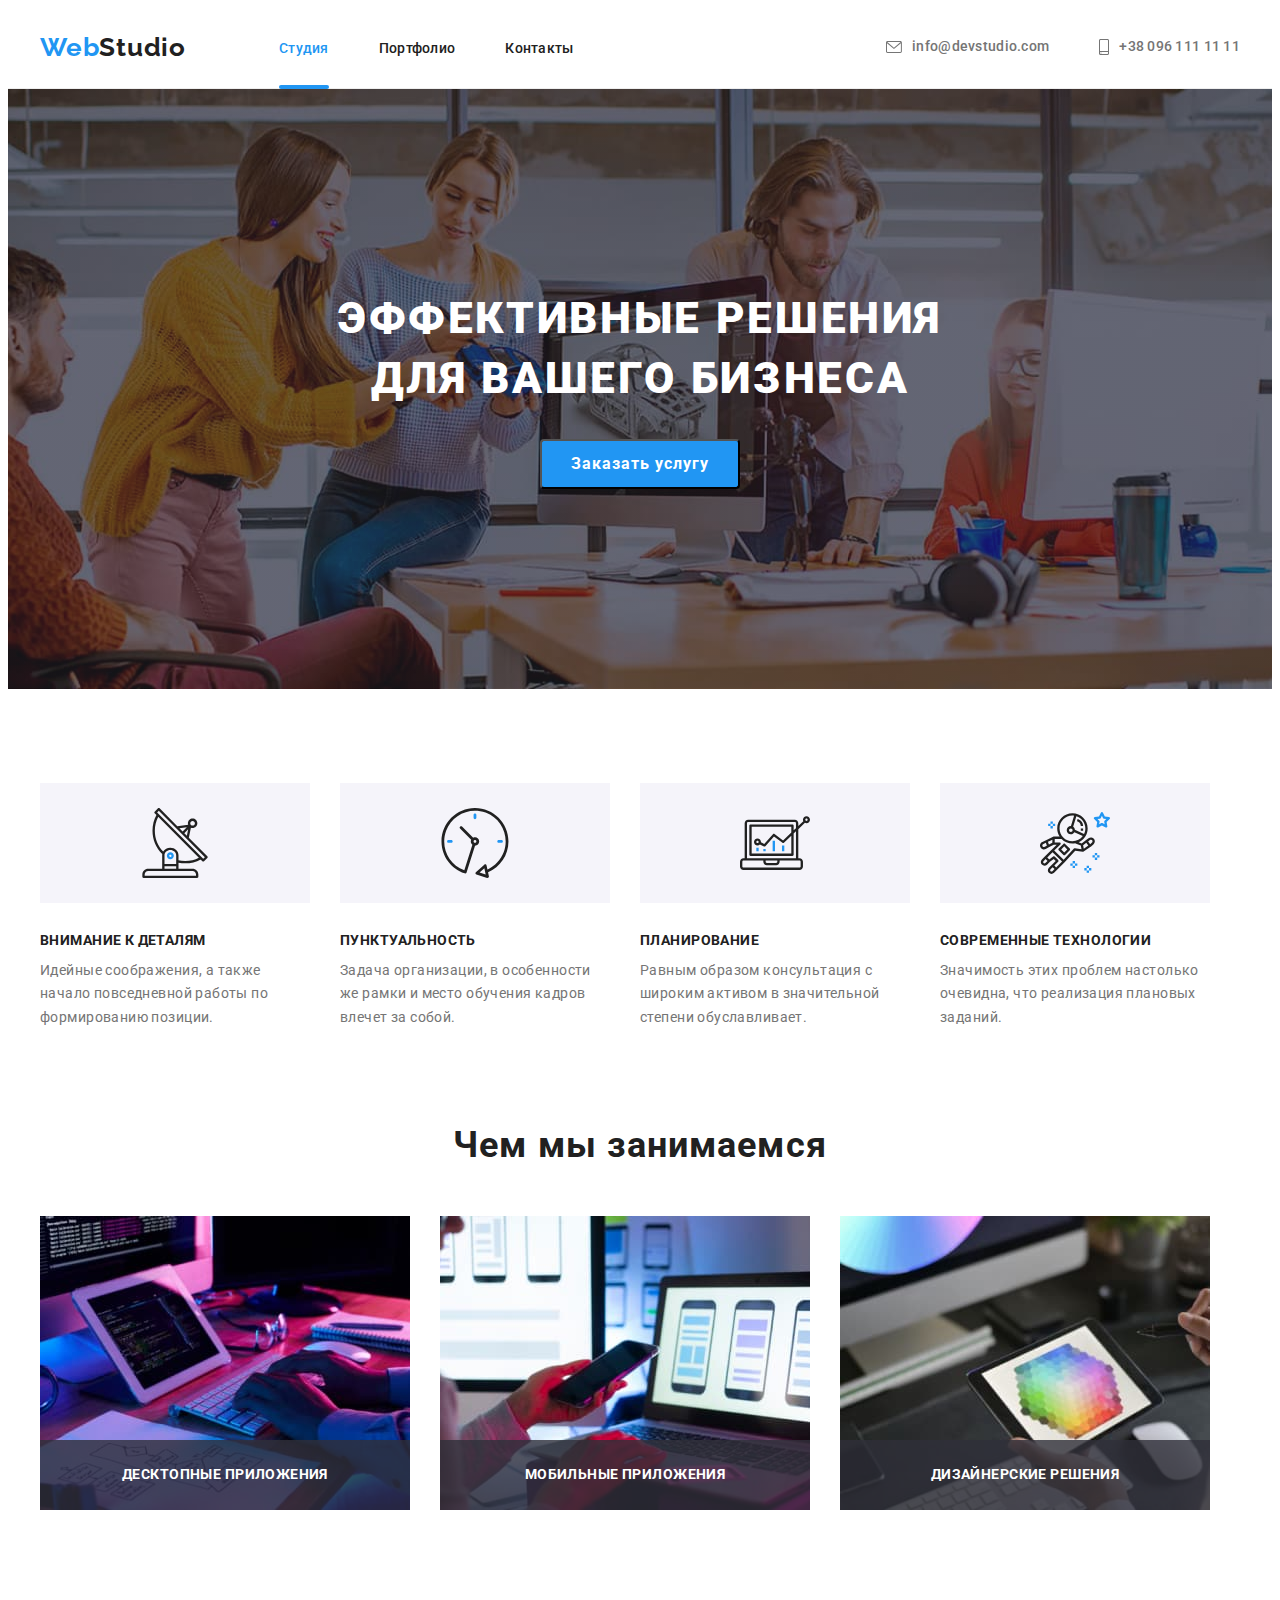
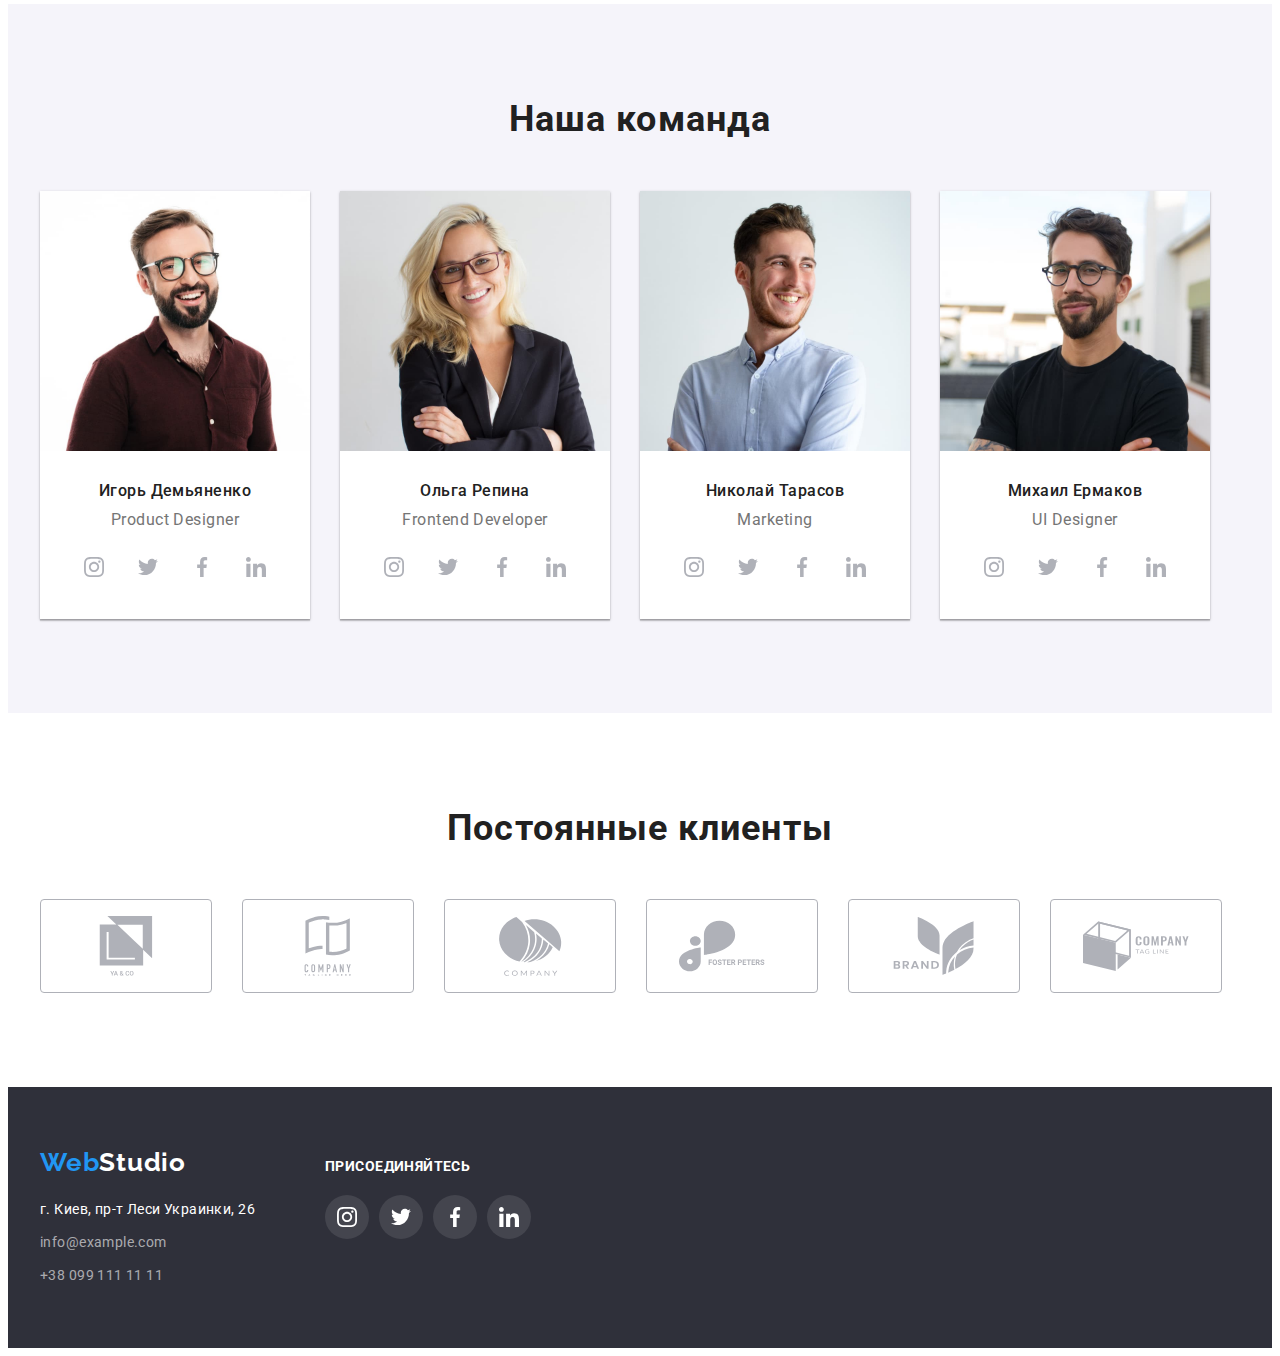
<file: index.html>
<!DOCTYPE html>
<html lang="ru">
<head>
    <meta charset="UTF-8">
    <meta http-equiv="X-UA-Compatible" content="IE=edge">
    <meta name="viewport" content="width=device-width, initial-scale=1.0">
    <title>Document</title>
    <link href="https://fonts.googleapis.com/css2?family=Raleway:wght@700&family=Roboto:wght@400;500;700;900&display=swap"
         rel="stylesheet">
    <link rel="stylesheet" href="https://cdnjs.cloudflare.com/ajax/libs/modern-normalize/1.1.0/modern-normalize.min.css" integrity="sha512-wpPYUAdjBVSE4KJnH1VR1HeZfpl1ub8YT/NKx4PuQ5NmX2tKuGu6U/JRp5y+Y8XG2tV+wKQpNHVUX03MfMFn9Q==" crossorigin="anonymous" referrerpolicy="no-referrer" />
    <link rel="stylesheet" href="./css/styles.css" />  
</head>
 
<body class="start-page"> 
    <header class="header">
        <div class="container">
            <a href="" class="header-logo link">Web<span class="header-logo-black link">Studio</span></a> 
        <ul class="header-list list ">
            <li class="header-item"><a href="" class="header-link head-text current link">Студия</a></li>
            <li class="header-item"><a href="./portfolio.html" class="header-link head-text link">Портфолио</a></li>
            <li class="header-item"><a href="" class="header-link head-text link">Контакты</a></li>
        </ul>
    
        <div class="header-nav">
        <nav class="header-navigation">
            
            <ul class="header-address list">
                <li class="header-contacts"><a href="mailto:info@devstudio.com" class="header-mail-link head-text link">
                    <svg class="header-mail-icon" width="16" height="12">
                        <use href="./images/symbol-defs.svg#icon-envelope"></use>
                    </svg>info@devstudio.com
                </a>
                </li>
                <li class="header-contacts"><a href="tel:+380961111111" class="header-tel-link head-text link">
                    <svg class="header-tel-icon" width="10" height="16">
                        <use href="./images/symbol-defs.svg#icon-smartphone"></use>
                    </svg>+38 096 111 11 11
                </a>
            </li>
            </ul>
        </nav>
        </div>
        </div>
    </header>

    <main>
        <section class="hero">
            <div class="container">
            <h1 class="hero-title">
                ЭФФЕКТИВНЫЕ РЕШЕНИЯ <br /> 
                ДЛЯ ВАШЕГО БИЗНЕСА
            </h1>
                <button type="button" class="hero-btn" data-modal-open>Заказать услугу</button>
            </div>
        </section>
        
        <section class="features">
            <div class="container">
            <ul class="features-list list">
        <li class="features-item">
            <div class="features-icon">
                <svg class="features-icon-image" width="70" height="70">
                    <use href="./images/symbol-defs.svg#icon-antenna"></use>
                </svg>
            </div>
            <h3 class="features-top-text">Внимание к деталям</h3>
        <p class="features-text secondary-text">Идейные соображения, а также начало повседневной работы по формированию позиции.</p>
        </li>
        <li class="features-item">
            <div class="features-icon">
                <svg class="features-icon-image" width="70" height="70">
                    <use href="./images/symbol-defs.svg#icon-clock"></use>
                </svg>
            </div>
            <h3 class="features-top-text">Пунктуальность</h3>
        <p class="features-text secondary-text">Задача организации, в особенности же рамки и место обучения кадров влечет за собой.</p>
        </li>
        <li class="features-item">
            <div class="features-icon">
                <svg class="features-icon-image" width="70" height="70">
                    <use href="./images/symbol-defs.svg#icon-diagram"></use>
                </svg>
            </div>
            <h3 class="features-top-text">Планирование</h3>
        <p class="features-text secondary-text">Равным образом консультация с широким активом в значительной степени обуславливает.</p>
        </li>
        <li class="features-item">
            <div class="features-icon">
                <svg class="features-icon-image" width="70" height="70">
                    <use href="./images/symbol-defs.svg#icon-astronaut"></use>
                </svg>
            </div>
            <h3 class="features-top-text">Современные технологии</h3>
        <p class="features-text secondary-text">Значимость этих проблем настолько очевидна, что реализация плановых заданий.</p>
        </li>
            </ul>
        </div>
        </section>

        <section class="work">
            <div class="container">
            <h2 class="work-title">Чем мы занимаемся</h2>
            
            <ul class="work-pictures list">
                <li class="work-image">
                    <div class="work-box">
                    <img src="./images/photo_hands_1.jpg" alt="руки на клавиатуре"
                     width="370" height="294">
                    <p class="work-text">ДЕСКТОПНЫЕ ПРИЛОЖЕНИЯ</p>
                    </div>
                    </li>
                <li class="work-image">
                    <div class="work-box">
                    <img src="./images/photo_hands_2.jpg" alt="в руке телефон"
                    width="370" height="294">
                <p class="work-text">МОБИЛЬНЫЕ ПРИЛОЖЕНИЯ</p>
                    </div>
                </li>
                <li class="work-image">
                    <div class="work-box">
                    <img src="./images/photo_hands_3.jpg" alt="в руке планшет"
                    width="370" height="294">
                <p class="work-text">ДИЗАЙНЕРСКИЕ РЕШЕНИЯ</p>
                    </div>
                </li>
            </ul>
        </div>
        </section>

        <section class="team">
            <div class="container">
            <h2 class="team-title">Наша команда</h2>
            <ul class="team-pictures list">
                <li class="team-image">
                    <img src="./images/ihor.jpg" alt="фото сотрудника" width="270" height="260" class="team-img">
                <div class="team-box">
                    <h3 class="team-name">Игорь Демьяненко</h3>
                    <p lang="en" class="team-text">Product Designer</p>
                    <ul class="team-social-list list">
                        <li class="team-social-item"><a href="" class="team-social-link">
                            <svg class="team-social-icon" width="20" height="20">
                                <use href="./images/symbol-defs.svg#icon-instagram"></use>
                            </svg>
                        </a>
                    </li>
                        <li class="team-social-item"><a href="" class="team-social-link">
                            <svg class="team-social-icon" width="20" height="20">
                                <use href="./images/symbol-defs.svg#icon-twitter"></use>
                            </svg>
                        </a>
                    </li>
                        <li class="team-social-item"><a href="" class="team-social-link">
                            <svg class="team-social-icon" width="20" height="20">
                                <use href="./images/symbol-defs.svg#icon-facebook"></use>
                            </svg>
                        </a>
                    </li>
                        <li class="team-social-item"><a href="" class="team-social-link">
                            <svg class="team-social-icon" width="20" height="20">
                                <use href="./images/symbol-defs.svg#icon-linkedin"></use>
                            </svg>
                        </a>
                    </li>
                    </ul>
                </div>
                </li>
                <li class="team-image">
                    <img src="./images/olga.jpg" alt="фото сотрудника" width="270" height="260" class="team-img">
                <div class="team-box">
                    <h3 class="team-name">Ольга Репина</h3>
                    <p lang="en" class="team-text">Frontend Developer</p>
                    <ul class="team-social-list list">
                        <li class="team-social-item"><a href="" class="team-social-link">
                            <svg class="team-social-icon" width="20" height="20">
                                <use href="./images/symbol-defs.svg#icon-instagram"></use>
                            </svg>
                        </a>
                    </li>
                        <li class="team-social-item"><a href="" class="team-social-link">
                            <svg class="team-social-icon" width="20" height="20">
                                <use href="./images/symbol-defs.svg#icon-twitter"></use>
                            </svg>
                        </a>
                    </li>
                        <li class="team-social-item"><a href="" class="team-social-link">
                            <svg class="team-social-icon" width="20" height="20">
                                <use href="./images/symbol-defs.svg#icon-facebook"></use>
                            </svg>
                        </a>
                    </li>
                        <li class="team-social-item"><a href="" class="team-social-link">
                            <svg class="team-social-icon" width="20" height="20">
                                <use href="./images/symbol-defs.svg#icon-linkedin"></use>
                            </svg>
                        </a>
                    </li>
                    </ul>
                </div>
                </li>
                <li class="team-image">
                    <img src="./images/nikolay.jpg" alt="фото сотрудника" width="270" height="260" class="team-img">
                <div class="team-box">
                    <h3 class="team-name">Николай Тарасов</h3>
                    <p lang="en" class="team-text">Marketing</p>
                    <ul class="team-social-list list">
                        <li class="team-social-item"><a href="" class="team-social-link">
                            <svg class="team-social-icon" width="20" height="20">
                                <use href="./images/symbol-defs.svg#icon-instagram"></use>
                            </svg>
                        </a>
                    </li>
                        <li class="team-social-item"><a href="" class="team-social-link">
                            <svg class="team-social-icon" width="20" height="20">
                                <use href="./images/symbol-defs.svg#icon-twitter"></use>
                            </svg>
                        </a>
                    </li>
                        <li class="team-social-item"><a href="" class="team-social-link">
                            <svg class="team-social-icon" width="20" height="20">
                                <use href="./images/symbol-defs.svg#icon-facebook"></use>
                            </svg>
                        </a>
                    </li>
                        <li class="team-social-item"><a href="" class="team-social-link">
                            <svg class="team-social-icon" width="20" height="20">
                                <use href="./images/symbol-defs.svg#icon-linkedin"></use>
                            </svg>
                        </a>
                    </li>
                    </ul>
                </div>
                </li>
                <li class="team-image">
                    <img src="./images/michael.jpg" alt="фото сотрудника" width="270" height="260" class="team-img">
                <div class="team-box">
                    <h3 class="team-name">Михаил Ермаков</h3>
                    <p lang="en" class="team-text">UI Designer</p>
                    <ul class="team-social-list list">
                        <li class="team-social-item"><a href="" class="team-social-link">
                            <svg class="team-social-icon" width="20" height="20">
                                <use href="./images/symbol-defs.svg#icon-instagram"></use>
                            </svg>
                        </a>
                    </li>
                        <li class="team-social-item"><a href="" class="team-social-link">
                            <svg class="team-social-icon" width="20" height="20">
                                <use href="./images/symbol-defs.svg#icon-twitter"></use>
                            </svg>
                        </a>
                    </li>
                        <li class="team-social-item"><a href="" class="team-social-link">
                            <svg class="team-social-icon" width="20" height="20">
                                <use href="./images/symbol-defs.svg#icon-facebook"></use>
                            </svg>
                        </a>
                    </li>
                        <li class="team-social-item"><a href="" class="team-social-link">
                            <svg class="team-social-icon" width="20" height="20">
                                <use href="./images/symbol-defs.svg#icon-linkedin"></use>
                            </svg>
                        </a>
                    </li>
                    </ul>
                </div>
                </li>
            </ul>
        </div>
        </section>

        <section class="clients">
            <div class="container">
            <h2 class="clients-title">Постоянные клиенты</h2>
            <ul class="clients-list list">
                <li class="clients-item"><a href="" class="clients-link">
                    <svg class="clients-link-icon" width="106" height="60">
                        <use href="./images/symbol-defs.svg#icon-Logo-1"></use>
                    </svg>
                </a>
            </li>
                <li class="clients-item"><a href="" class="clients-link">
                    <svg class="clients-link-icon" width="106" height="60">
                        <use href="./images/symbol-defs.svg#icon-Logo-2"></use>
                    </svg>
                </a>
            </li>
                <li class="clients-item"><a href="" class="clients-link">
                    <svg class="clients-link-icon" width="106" height="60">
                        <use href="./images/symbol-defs.svg#icon-Logo-3"></use>
                    </svg>
                </a>
            </li>
                <li class="clients-item"><a href="" class="clients-link">
                    <svg class="clients-link-icon" width="106" height="60">
                        <use href="./images/symbol-defs.svg#icon-Logo-4"></use>
                    </svg>
                </a>
            </li>
                <li class="clients-item"><a href="" class="clients-link">
                    <svg class="clients-link-icon" width="106" height="60">
                        <use href="./images/symbol-defs.svg#icon-Logo-5"></use>
                    </svg>
                </a>
            </li>
                <li class="clients-item"><a href="" class="clients-link">
                    <svg class="clients-link-icon" width="106" height="60">
                        <use href="./images/symbol-defs.svg#icon-Logo-6"></use>
                    </svg>
                </a>
            </li>
            </ul>
            </section>
    </main>

    <footer class="footer">
<div class="container">
    <div class="footer-address">
        <a href="" class="footer-logo link">Web<span class="footer-logo-white link">Studio</span></a> 
        <address class="address">
            <ul class="address-list list">
                <li class="address-item"><a href="" class="footer-address-street secondary-text link">г. Киев, пр-т Леси Украинки, 26</a></li>
                <li class="address-item"><a href="mailto:info@example.com" class="footer-mail-link secondary-text link">info@example.com</a></li>
                <li class="address-item"><a href="tel:+380991111111" class="footer-tel-link secondary-text link">+38 099 111 11 11</a></li>
            </ul>
        </address>
    </div>
        <div class="footer-social">
            <h3 class="footer-social-title">ПРИСОЕДИНЯЙТЕСЬ</h3>
            <ul class="footer-social-list list">
                <li class="footer-social-item"><a href="" class="footer-social-link link">
                    <svg class="footer-social-icon" width="20" height="20">
                        <use href="./images/symbol-defs.svg#icon-instagram"></use>
                    </svg>
                </a>
            </li>
                <li class="footer-social-item"><a href="" class="footer-social-link link">
                    <svg class="footer-social-icon" width="20" height="20">
                        <use href="./images/symbol-defs.svg#icon-twitter"></use>
                    </svg>
                </a>
            </li>
                <li class="footer-social-item"><a href="" class="footer-social-link link">
                    <svg class="footer-social-icon" width="20" height="20">
                        <use href="./images/symbol-defs.svg#icon-facebook"></use>
                    </svg>
                </a>
            </li>
                <li class="footer-social-item"><a href="" class="footer-social-link link">
                    <svg class="footer-social-icon" width="20" height="20">
                        <use href="./images/symbol-defs.svg#icon-linkedin"></use>
                    </svg>
                </a>
            </li>
            </ul>
        </div>
    </div>
    </footer>
    <div class="backdrop is-hidden" data-modal>
      <div class="modal">
        <button type="button" class="modal-btn" data-modal-close>
            <svg class="modal-icon" width="30" height="30">
                <use href="./images/symbol-defs.svg#icon-close"></use>
            </svg>
        </button>  
      </div>  
    </div>
    <script src="./js/modal.js"></script>
</body>
</html>
</file>
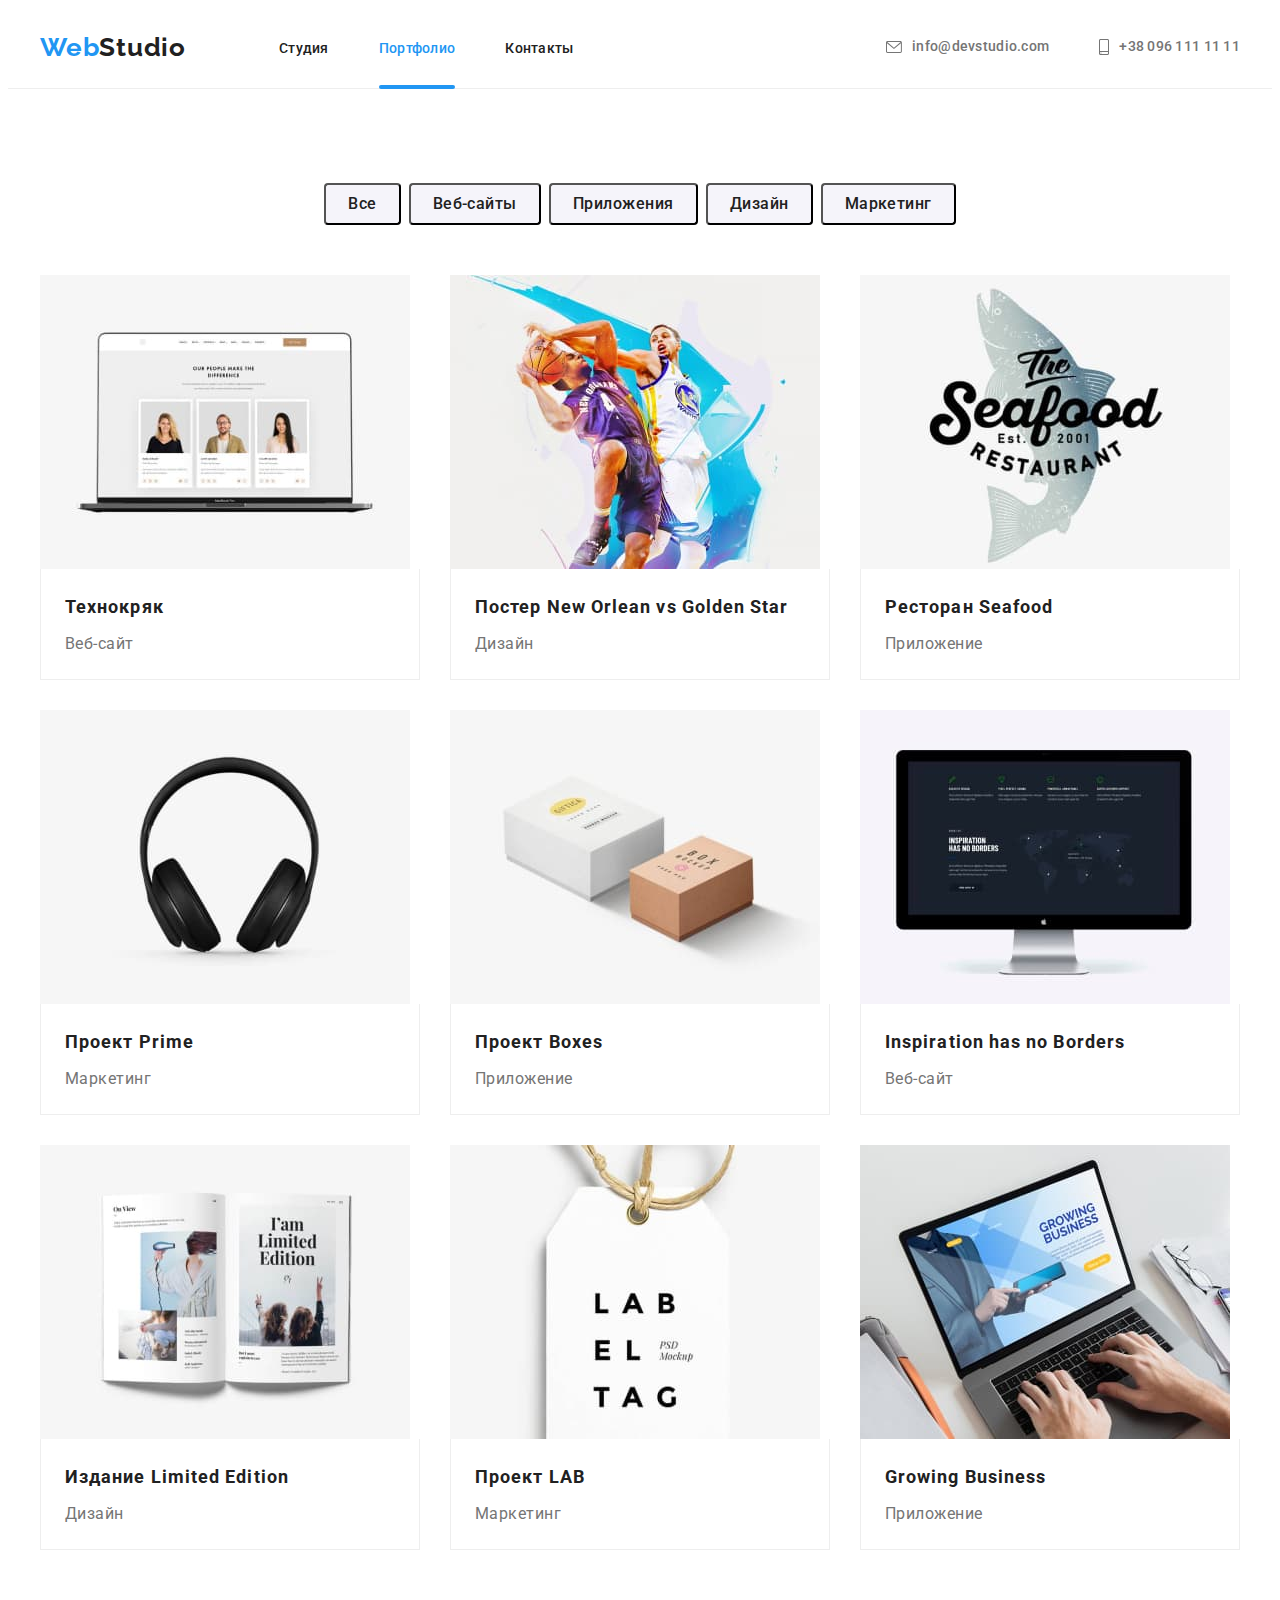
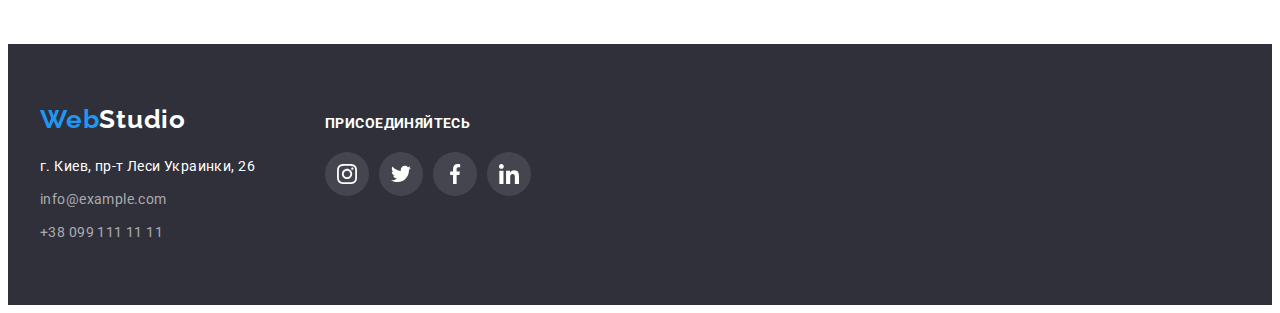
<file: portfolio.html>
<!DOCTYPE html>
<html lang="ru">
<head>
    <meta charset="UTF-8">
    <meta http-equiv="X-UA-Compatible" content="IE=edge">
    <meta name="viewport" content="width=device-width, initial-scale=1.0">
    <title>Document</title>
    <link href="https://fonts.googleapis.com/css2?family=Raleway:wght@700&family=Roboto:wght@400;500;700;900&display=swap"
         rel="stylesheet">
    <link rel="stylesheet" href="https://cdnjs.cloudflare.com/ajax/libs/modern-normalize/1.1.0/modern-normalize.min.css" integrity="sha512-wpPYUAdjBVSE4KJnH1VR1HeZfpl1ub8YT/NKx4PuQ5NmX2tKuGu6U/JRp5y+Y8XG2tV+wKQpNHVUX03MfMFn9Q==" crossorigin="anonymous" referrerpolicy="no-referrer" />
    <link rel="stylesheet" href="./css/styles.css" />
</head>

<body class="portfolio-page">

    <header class="portfolio">
        <div class="container">
            <a href="" class="portfolio-logo link">Web<span class="portfolio-logo-black link">Studio</span></a>

        <ul class="portfolio-list list">
            <li class="portfolio-item"><a href="./index.html" class="portfolio-link head-text link">Студия</a></li>
            <li class="portfolio-item"><a href="" class="portfolio-link head-text current link">Портфолио</a></li>
            <li class="portfolio-item"><a href="" class="portfolio-link head-text link">Контакты</a></li>
        </ul>

        <div class="portfolio-nav">
        <nav class="portfolio-navigation">
            <ul class="portfolio-address list">
                <li class="portfolio-item-contacts"><a href="mailto:info@devstudio.com" class="portfolio-mail-link head-text link">
                    <svg class="header-mail-icon" width="16" height="12">
                        <use href="./images/symbol-defs.svg#icon-envelope"></use>
                    </svg>info@devstudio.com
                </a>
                </li>
                <li class="portfolio-item-contacts"><a href="tel:+380961111111" class="portfolio-tel-link head-text link">
                    <svg class="header-tel-icon" width="10" height="16">
                        <use href="./images/symbol-defs.svg#icon-smartphone"></use>
                    </svg>+38 096 111 11 11
                </a>
            </li>
            </ul>
            </nav>
        </div>
        </div>
    </header>
    <main>

<section class="filter">

<div class="container">
<h1 class="visually-hidden">Портфолио</h1>
    <ul class="filter-list list"> 
        <li class="filter-item"><button type="button" class="filter-btn">Все</button></li>
        <li class="filter-item"><button type="button" class="filter-btn">Веб-сайты</button></li>
        <li class="filter-item"><button type="button" class="filter-btn">Приложения</button></li>
        <li class="filter-item"><button type="button" class="filter-btn">Дизайн</button></li>
        <li class="filter-item"><button type="button" class="filter-btn">Маркетинг</button></li>
    </ul>
    
    <ul class="filter-list-project list">
        <li class="filter-list-item"><a href="" class="filter-project link">
            <div class="filter-wrap">
            <img src="./images/pf_project_1.jpg" alt="Проэкт 1" width="370" height="294"
            class="filter-img">
            <p class="filter-top-text">
            Ресурс предлагает комплексные предложения с разным уровнем функционала и сервисов. Все это позволит посетителю получить исчерпывающие сведения о компании или частном лице.
            </p>
        </div>
            <div class="filter-box">
        <h2 class="filter-name">Технокряк</h2>
        <p class="filter-text">Веб-сайт</p>
    </div>
        </a>
    </li>
        <li class="filter-list-item"><a href="" class="filter-project link">
            <div class="filter-wrap">
            <img src="./images/pf_project_2.jpg" alt="Проэкт 2" width="370" height="294"
            class="filter-img">
            <p class="filter-top-text">
                Ресурс предлагает комплексные предложения с разным уровнем функционала и сервисов. Все это позволит посетителю получить исчерпывающие сведения о компании или частном лице.
                </p>
            </div>
            <div class="filter-box">
            <h2 class="filter-name">Постер New Orlean vs Golden Star</h2>
            <p class="filter-text">Дизайн</p>
        </div>
        </a>
    </li>
        <li class="filter-list-item"><a href="" class="filter-project link">
            <div class="filter-wrap">
            <img src="./images/pf_project_3.jpg" alt="Проэкт 3" width="370" height="294"
            class="filter-img">
            <p class="filter-top-text">
                Ресурс предлагает комплексные предложения с разным уровнем функционала и сервисов. Все это позволит посетителю получить исчерпывающие сведения о компании или частном лице.
                </p>
            </div>
            <div class="filter-box">
            <h2 class="filter-name">Ресторан Seafood</h2>
            <p class="filter-text">Приложение</p>
        </div>
        </a>
    </li>
        <li class="filter-list-item"><a href="" class="filter-project link">
            <div class="filter-wrap">
            <img src="./images/pf_project_4.jpg" alt="Проэкт 4" width="370" height="294" 
            class="filter-img">
            <p class="filter-top-text">
                Ресурс предлагает комплексные предложения с разным уровнем функционала и сервисов. Все это позволит посетителю получить исчерпывающие сведения о компании или частном лице.
                </p>
            </div>
            <div class="filter-box">
            <h2 class="filter-name">Проект Prime</h2>
            <p class="filter-text">Маркетинг</p>
        </div>
        </a>
    </li>
        <li class="filter-list-item"><a href="" class="filter-project link">
            <div class="filter-wrap">
            <img src="./images/pf_project_5.jpg" alt="Проэкт 5" width="370" height="294"
            class="filter-img">
            <p class="filter-top-text">
                Ресурс предлагает комплексные предложения с разным уровнем функционала и сервисов. Все это позволит посетителю получить исчерпывающие сведения о компании или частном лице.
                </p>
            </div>
            <div class="filter-box">
            <h2 class="filter-name">Проект Boxes</h2>
            <p class="filter-text">Приложение</p>
        </div>
        </a>
    </li>
        <li class="filter-list-item"><a href="" class="filter-project link">
            <div class="filter-wrap">
            <img src="./images/pf_project_6.jpg" alt="Проэкт 6" width="370" height="294" 
            class="filter-img">
            <p class="filter-top-text">
                Ресурс предлагает комплексные предложения с разным уровнем функционала и сервисов. Все это позволит посетителю получить исчерпывающие сведения о компании или частном лице.
                </p>
            </div>
            <div class="filter-box">
            <h2 class="filter-name">Inspiration has no Borders</h2>
            <p class="filter-text">Веб-сайт</p>
        </div>
        </a>
    </li>
        <li class="filter-list-item"><a href="" class="filter-project link">
            <div class="filter-wrap">
            <img src="./images/pf_project_7.jpg" alt="Проэкт 7" width="370" height="294" 
            class="filter-img">
            <p class="filter-top-text">
                Ресурс предлагает комплексные предложения с разным уровнем функционала и сервисов. Все это позволит посетителю получить исчерпывающие сведения о компании или частном лице.
                </p>
            </div>
            <div class="filter-box">
            <h2 class="filter-name">Издание Limited Edition</h2>
            <p class="filter-text">Дизайн</p>
        </div>
        </a>
    </li>
        <li class="filter-list-item"><a href="" class="filter-project link">
            <div class="filter-wrap">
            <img src="./images/pf_project_8.jpg" alt="Проэкт 8" width="370" height="294" 
            class="filter-img">
            <p class="filter-top-text">
                Ресурс предлагает комплексные предложения с разным уровнем функционала и сервисов. Все это позволит посетителю получить исчерпывающие сведения о компании или частном лице.
                </p>
            </div>
            <div class="filter-box">
            <h2 class="filter-name">Проект LAB</h2>
            <p class="filter-text">Маркетинг</p>
        </div>
        </a>
    </li>
        <li class="filter-list-item"><a href="" class="filter-project link">
            <div class="filter-wrap">
            <img src="./images/pf_project_9.jpg" alt="Проэкт 9" width="370" height="294" 
            class="filter-img">
            <p class="filter-top-text">
                Ресурс предлагает комплексные предложения с разным уровнем функционала и сервисов. Все это позволит посетителю получить исчерпывающие сведения о компании или частном лице.
                </p>
            </div>
            <div class="filter-box">
            <h2 class="filter-name">Growing Business</h2>
            <p class="filter-text">Приложение</p>
        </div>
        </a>
    </li>
    </ul>
</div>
</section>

    </main>  
    
    <footer class="portfolio-footer">
    <div class="container">
        <div class="portfolio-footer-address">
        <a href="" class="portfolio-footer-logo link">Web<span class="portfolio-footer-logo-white link">Studio</span></a>
        <address class="portfolio-contacts">
            <ul class="portfolio-contacts-list list">
                <li class="contacts-item"><a href="" class="contacts-link-street secondary-text link">г. Киев, пр-т Леси Украинки, 26</a></li>
                <li class="contacts-item"><a href="mailto:info@example.com" class="contacts-mail-link secondary-text link">info@example.com</a></li>
                <li class="contacts-item"><a href="tel:+380991111111" class="contacts-tel-link secondary-text link">+38 099 111 11 11</a></li>
            </ul>
        </address>
        </div>

        <div class="portfolio-footer-social">
            <h3 class="portfolio-footer-social-title">ПРИСОЕДИНЯЙТЕСЬ</h3>
            <ul class="portfolio-footer-social-list list">
                <li class="portfolio-footer-social-item"><a href="" class="portfolio-footer-social-link link">
                    <svg class="portfolio-footer-social-icon" width="20" height="20">
                        <use href="./images/symbol-defs.svg#icon-instagram"></use>
                    </svg>
                </a>
            </li>
                <li class="portfolio-footer-social-item"><a href="" class="footer-social-link link">
                    <svg class="footer-social-icon" width="20" height="20">
                        <use href="./images/symbol-defs.svg#icon-twitter"></use>
                    </svg>
                </a>
            </li>
                <li class="portfolio-footer-social-item"><a href="" class="footer-social-link link">
                    <svg class="footer-social-icon" width="20" height="20">
                        <use href="./images/symbol-defs.svg#icon-facebook"></use>
                    </svg>
                </a>
            </li>
                <li class="portfolio-footer-social-item"><a href="" class="footer-social-link link">
                    <svg class="footer-social-icon" width="20" height="20">
                        <use href="./images/symbol-defs.svg#icon-linkedin"></use>
                    </svg>
                </a>
            </li>
            </ul>
        </div>
    </div>
    </footer>
</body>
</html>
</file>
<file: css/styles.css>
/* --- colors --- 
-- Head -- 
Студия #2196F3; (голубой)  Портфолио #212121; (черный)  Контакты  #212121 (черный);
почта  #2196F3; (голубой)  телефон #757575 (серый);
Фон background: #FFFFFF (белый);

-- Hero --
Фон background: #2F303A (черный); Текст #FFFFFF (белый) ?  Кнопка: Текст #FFFFFF (белый) ?,
hover button #188CE8  
Фон #2196F3 (голубой) 

-- Features --
Фон background: #E5E5E5 (белый)
Внимание к деталям #212121 (черный); Пунктуальность #212121; Планирование #212121; Тех #212121;
Текст #F5F4FA (серый)

-- Чем мы занимаемся и Команда --
Фон #E5E5E5 (белый)
Заголовок Команда и имена #212121 (черный)
Фон в команде и должности #f5f4fa (серый)

-- footer --
Фон #2F303A (черный)


*/
:root {
    --primary-bc-color: #E5E5E5;
    --secondary-bc-color: #2F303A;
    --team-bc-color: #F5F4FA;
    --white-bc-color: #FFFFFF; 
    --primary-text-color: #212121;
    --secondary-text-color: #757575;
    --accent-color: #2196f3;
    --timing-function: cubic-bezier(0.4, 0, 0.2, 1);
    
}
/* ----- <body> start-page ----- */

.start-page {
    font-family: "Roboto", Tahoma, sans-serif;
    background-color: var(--white-bc-color);
     color: var(--primary-text-color);
 }

 p,h1,h2,h3,h4,h5,h6 {
     margin: 0;
 }

 ul, ol {
    padding-left: 0;
    margin: 0;
 }

 img {
     display: block;
     max-width: 100%;
     height: auto;
 }

 .link {
     text-decoration: none;
 }

 .list {
     list-style: none;
 }

 .container {
     width: 1200px;
     padding-left: 15px;
     padding-right: 15px;
     margin: 0 auto;
     /*
     outline: 1px solid red; */
 }

 .visually-hidden {
    position: absolute;
    white-space: nowrap;
    width: 1px;
    height: 1px;
    overflow: hidden;
    border: 0;
    padding: 0;
    clip: rect(0 0 0 0);
    clip-path: inset(50%);
    margin: -1px;
 }

 .head-text {
    font-weight: 500;
    font-size: 14px;
    line-height: 1.14;
    letter-spacing: 0.02em;
 }

 .secondary-text {
    font-style: normal;
    font-size: 14px;
    line-height: 1.71;
    letter-spacing: 0.03em;

 }

 /* ----- Header ----- */

 .header {
     padding-top: 24px;
     padding-bottom: 25px;
     border-bottom: 1px solid #eeeeee;

     background-color: var(--white-bc-color);
 }

.header .container {
    display: flex;
    align-items: center;
}

.header-list {
    display: flex;
}


/* --- header-logo --- */


.header-logo {
    display: block;
    margin-right: 93px;

font-family: 'Raleway';
font-weight: 700;
font-size: 26px;
line-height: 1.19;
letter-spacing: 0.03em;

    color: var(--accent-color);
}

.header-logo-black {
    color: var(--primary-text-color);
}

/* --- header-list --- */

.header-link {
padding-top: 32px;
padding-bottom: 32px;

color: var(--primary-text-color);

position: relative;

transition: color 250ms var(--timing-function);
}

.header-link:hover,
.header-link:focus {
    color: var(--accent-color);
}

.current::after {
    content: '';

    display: block;
    position: absolute;
    left: 0px;
    bottom: -1px;
    border-radius: 2px;

    width: 100%;
    height: 4px;

    background-color: var(--accent-color);
}

.current {
    color: var(--accent-color);
}

.header-item:not(:last-child) {
    margin-right: 50px;
}


/* --- header-address --- */

.header-nav {
    margin-left: auto;
}

.header-address {
    display: flex;
}

.header-mail-link {
    display: flex;
    margin-right: 50px;
    align-items: center;

    color: var(--secondary-text-color);

    transition: color 250ms var(--timing-function);
}

.header-mail-link:hover,
.header-mail-link:focus {
    color: var(--accent-color);  
}

.header-mail-icon {
    margin-right: 10px;
    
    fill: currentColor;
    }

.header-tel-link {
    display: flex;
    align-items: center;

    color: var(--secondary-text-color);  

    transition: color 250ms var(--timing-function);
}

.header-tel-link:hover,
.header-tel-link:focus {
    color: var(--accent-color);
}

.header-tel-icon {
    margin-right: 10px;
    align-items: baseline;
    
    fill: currentColor;
    }

/*
.header-tel-link .header-tel-icon:hover,
.header-tel-link .header-tel-icon:focus {
    color: var(--accent-color); 
    fill: var(--accent-color); 
}
*/

/* ----- Hero ----- */


.hero {
    padding-top: 200px;
    padding-bottom: 200px;

    background-color: var(--secondary-bc-color);

        background-image:linear-gradient(
        rgba(47, 48, 58, 0.4), 
        rgba(47, 48, 58, 0.4)), 
        url(../images/hero_bc.jpg);
        background-repeat: no-repeat;
        background-size: cover;
        background-position: center;
        max-width: 1600px;
        margin: 0 auto;
}
.hero-title {
font-weight: 900;
font-size: 44px;
line-height: 1.36;
text-align: center;
letter-spacing: 0.06em;
text-transform: uppercase;

    max-width: 700px;
    margin-left: auto;
    margin-right: auto;
    margin-bottom: 30px;

    color: var(--white-bc-color);
}

.hero-btn { 
    width: 200px; 
    height: 50px;
    border-radius: 4px;

font-family: inherit; 
font-style: normal; 
font-weight: 700;  
font-size: 16px;
line-height: 1.88;
letter-spacing: 0.06em;
background-color: var(--accent-color);

    display: block;
    margin: 0 auto;
    text-align: center;

color: var(--white-bc-color);
cursor: pointer;

transition: color 250ms var(--timing-function), background-color 250ms var(--timing-function);
}

.hero-btn:hover,
.hero-btn:focus {
    background-color: #188ce8;
}

/* --- features --- */

.features {
    padding-top: 94px;
    padding-bottom: 94px;
}

.features-list {
    display: flex;
}

/*.features-item::before {
    display: block;
    content: '';
    height: 120px;

    background-image: url(../images/features_antenna.png);
    background-size: contain;
    background-repeat: no-repeat;
    background-position: center;
    background-color: red;
} */

.features-item:not(:last-child) {
    margin-right: 30px;
}

.features-icon {
display: flex;
max-width: 270px;
height: 120px;
justify-content: center;
align-items: center;

margin-bottom: 30px;

    background-color: var(--team-bc-color);   
}

.features-top-text {
    margin-bottom: 10px;

font-style: normal;
font-size: 14px;
line-height: 1.14;
letter-spacing: 0.03em;
text-transform: uppercase;

    color: var(--primary-text-color);

}

.features-text { 
max-width: 270px;   

    color: var(--secondary-text-color);
}

/* --- <work> Чем мы занимаемся --- */

.work {
    padding-bottom: 94px;
} 

.work-pictures {
    display: flex;
}

.work-title {
    margin-left: auto;
    margin-right: auto;    
    margin-bottom: 50px;

font-size: 36px;
line-height: 1.17;
text-align: center;
letter-spacing: 0.03em;

    color: var(--primary-text-color);
}

.work-image:not(:last-child) {
    margin-right: 30px;
}

.work-box {
position: relative;
}

.work-text {
position: absolute;
bottom: 0;
  
display: flex;
justify-content: center;
align-items: center;

font-weight: 700;
font-size: 14px;
line-height: 1.14;
letter-spacing: 0.03em;

width: 100%;
height: 70px;

color: var(--white-bc-color);
background-color: #2F303ACC;
}

/* --- <team> Наша команда --- */

.team {
    padding-top: 94px;
    padding-bottom: 94px;

    background-color: var(--team-bc-color);
}

.team-title {
    margin-bottom: 50px;

font-size: 36px;
line-height: 1.17;
text-align: center;
letter-spacing: 0.03em;

    color: var(--primary-text-color);
}

.team-pictures {
    display: flex;
    margin-left: -30px;
}

.team-image {
    width: calc(100% / 4 -30px);
    margin-left: 30px;

    box-shadow: 0px 1px 3px #00000033, 0px 1px 1px #00000024,
    0px 2px 1px #0000001f;;
}

.team-name {
    margin-bottom: 10px;

font-weight: 500;
font-size: 16px;
line-height: 1.19;
letter-spacing: 0.03em;
text-align: center;

    color: var(--primary-text-color);
}
.team-text {
font-weight: 400;
font-size: 16px;
line-height: 1.19;
letter-spacing: 0.03em;
text-align: center;

    margin-bottom: 16px;

    color: var(--secondary-text-color);
}

.team-box {
    padding-top: 30px;
    padding-bottom: 30px;

    background-color: #fff;
}

.team-social-list {
    display: flex;
    justify-content: center;
}

.team-social-item + .team-social-item {
    margin-left: 10px;
}

.team-social-link {
    width: 44px;
    height: 44px;
    background-color: var(--white-bc-color);
    border-radius: 50%;
    display: flex;
    justify-content: center;
    align-items: center;

    transition: background-color 250ms var(--timing-function); 
}

.team-social-link:hover,
.team-social-link:focus {
    background-color: var(--accent-color)
}

.team-social-icon {
    fill: #AFB1B8;

    transition: fill 250ms var(--timing-function);
}

.team-social-link:hover .team-social-icon,
.team-social-link:focus .team-social-icon{
    fill: var(--white-bc-color);
}

/* ----- Постоянные клиенты ----- */

.clients {
    padding: 94px 0px;
}


.clients-title {
    margin-bottom: 50px;

font-weight: 700;
font-size: 36px;
line-height: 1.17;
text-align: center;
letter-spacing: 0.03em;
    
    color: var(--primary-text-color);

}

.clients-list {
    display: flex;
}

.clients-item {
    display: flex;
}

.clients-item:not(:last-child) {
    margin-right: 30px;
}

.clients-link {
    display: flex;
    width: 170px;
    height: 92px;

    justify-content: center;
    align-items: center;

    border: 1px solid #AFB1B8;
    border-radius: 4px;
    background-position: center;

    fill: #AFB1B8;

    transition: fill 250ms var(--timing-function);
}

.clients-link:hover,
.clients-link:focus {
    border-color: var(--accent-color);
    fill: var(--accent-color);
}

.clients-link-icon {
    display: flex;
}
/*
.clients-link-icon {
    fill: #AFB1B8;
    display: inline-block;
}
.clients-link-icon:hover,
.clients-link-icon:focus {
    fill: var(--accent-color);  
}
/*
.clients-link:hover .clients-link-icon,
.clients-link:focus .clients-link-icon {
    border-color: var(--accent-color);
    fill: var(--accent-color);
}
.clients-link-icon:hover .clients-link-icon:focus {
    fill: var(--accent-color)
} 
*/


/* ----- <footer> Контакты ----- */

.footer {
    padding-top: 60px;
    padding-bottom: 60px;

    background-color: var(--secondary-bc-color);
}

.footer .container {
    display: flex;
    align-items: baseline;
}

.footer-logo {  
    margin-bottom: 20px;
    display: block;

font-family: 'Raleway';
font-weight: 700;
font-size: 26px;
line-height: 1.19;
letter-spacing: 0.03em;

    color: var(--accent-color);
}
.footer-logo-white {
font-family: 'Raleway';
font-weight: 700;
font-size: 26px;
line-height: 1.19;
letter-spacing: 0.03em;

    color: var(--white-bc-color);
}
.address-list {
    max-width: 231px;
}
.footer-address-street {
    display: block;
    margin-bottom: 9px;

    color: var(--white-bc-color);
}
.footer-mail-link {
    display: block;
    margin-bottom: 9px;

    color: rgba(255, 255, 255, 0.6); 
    transition: color 250ms var(--timing-function);
}
.footer-mail-link:hover,
.footer-mail-link:focus {
    color: var(--accent-color);
}

.footer-tel-link {
    color: rgba(255, 255, 255, 0.6);

    transition: color 250ms var(--timing-function);
}
.footer-tel-link:hover,
.footer-tel-link:focus {
    color: var(--accent-color);
}


/* ----- Присоединяйтесь ----- */

.footer-social {
    margin-left: 70px;
    display: block;
    justify-content: center;
}

.footer-social-title {

font-size: 14px;
line-height: 1.14;
letter-spacing: 0.03em; 
text-align: left;

    margin-bottom: 20px;

    color: var(--white-bc-color);
}

.footer-social-list {
    display: flex;
    justify-content: center;
}

.footer-social-item + .footer-social-item {
    margin-left: 10px;
}

.footer-social-link {
    display: flex;
    justify-content: center;
    align-items: center;

    width: 44px;
    height: 44px;
    border-radius: 50%;

    background-color: rgba(255, 255, 255, 0.1);
    color: var(--white-bc-color);

    transition: background-color 250ms var(--timing-function);
}

.footer-social-link:hover,
.footer-social-link:focus {
    background-color: var(--accent-color)
}

.footer-social-icon {
    fill: var(--white-bc-color)
}

.footer-social-link:hover .footer-social-icon {
    fill: var(--white-bc-color);
}
/* Portfolio */

.portfolio-page {
    font-family: "Roboto", Tahoma, sans-serif;
    background-color: var(--white-bc-color);
    color: var(--primary-text-color);
}

/* ----- Portfolio ----- */

.portfolio {
    padding-top: 24px;
    padding-bottom: 25px;
    border-bottom: 1px solid #eeeeee;

    background-color: var(--white-bc-color);
}

.portfolio .container {
    display: flex;
    align-items: center;
}
.portfolio-logo {
    margin-right: 93px;
    display: block;

font-family: 'Raleway';
font-style: normal;
font-weight: 700;
font-size: 26px;
line-height: 1.19;
letter-spacing: 0.03em;

    color: var(--accent-color);
}
.portfolio-logo-black {
    color: var(--primary-text-color);
}
.portfolio-link {
    padding-top: 32px;
    padding-bottom: 32px;

    position: relative;

    color: var(--primary-text-color);

    transition: color 250ms var(--timing-function);
}
.portfolio-link:hover,
.portfolio-link:focus {
    color: var(--accent-color);
}


.current {
    color: var(--accent-color);
} 

.portfolio-list {
    display: flex;
}

.portfolio-item:not(:last-child) {
    margin-right: 50px;
}

.portfolio-nav {
    margin-left: auto;
}

.portfolio-address {
    display: flex;
}


.portfolio-mail-link {
    display: flex;
    align-items: center;

    margin-right: 50px;
    color: var(--secondary-text-color);

    transition: color 250ms var(--timing-function);
}

.portfolio-mail-link:hover,
.portfolio-mail-link:focus {
    color: var(--accent-color);
}

.portfolio-tel-link {
    display: flex;
    align-items: center;

    color: var(--secondary-text-color);

    transition: color 250ms var(--timing-function);
}
.portfolio-tel-link:hover,
.portfolio-tel-link:focus {
    color: var(--accent-color);
}

/* ----- filter ----- */

.filter {
    padding-top: 94px;
    padding-bottom: 94px;

    /*background-color: var(--primary-bc-color); */
}

.filter-list {
    display: flex;
    margin-bottom: 50px;
    justify-content: center;
}
.filter-item:not(:last-child) {
    margin-right: 8px;
}

.filter-btn {
    display: block;
    padding: 6px 22px;
    border-radius: 4px;

font-family: inherit;    
font-weight: 500;
font-size: 16px;
line-height: 1.62;
text-align: center;
letter-spacing: 0.03em;

    background-color: var(--team-bc-color);
    color: var(--primary-text-color);
    cursor: pointer;

    transition: color 250ms var(--timing-function),
     background-color 250ms var(--timing-function),
     box-shadow 250ms var(--timing-function);
}
.filter-btn:hover,
.filter-btn:focus {
    box-shadow: 0px 2px 2px 0px #0000001F, 0px 1px 2px 0px #00000014,
    0px 3px 1px 0px #0000001A;

    background-color: var(--accent-color);
    color: var(--white-bc-color);
}
.filter-btn.current {
    background-color: var(--accent-color);
}

.filter-list-project {
    display: flex;
    flex-wrap: wrap;
    margin-left: -30px;
    margin-bottom: -30px;
}

.filter-list-item {
    width: calc(100% / 3 - 30px);
    margin-left: 30px;
    margin-bottom: 30px;

    transition: box-shadow 250ms var(--timing-function);
}

.filter-list-item:hover,
.filter-list-item:focus {
    box-shadow: 1px 4px 6px 0px #00000029, 0px 4px 4px 0px #0000000f,
    0px 1px 1px 0px #0000001f;
}

.filter-list-item:hover .filter-top-text {
    transform: translateY(0%);
}

.filter-wrap {
    position: relative;
    overflow: hidden;
}

.filter-top-text {
    position: absolute;
    top: 0;
    overflow: auto;

font-weight: 400;
font-size: 18px;
line-height: 1.56;

    padding: 63px 24px;
    transform: translateY(100%);

color: var(--white-bc-color);
background-color: #2196F3E5;

transition: transform 250ms var(--timing-function);
}


.filter-box {
    padding: 20px 24px;

    border-right: 1px solid #eeeeee;
    border-bottom: 1px solid #eeeeee;
    border-left: 1px solid #eeeeee;
}

.filter-name {
    margin-bottom: 4px;

font-size: 18px;
line-height: 2.00;
letter-spacing: 0.06em;
text-align: left;

    color: var(--primary-text-color)
}
.filter-text {
font-weight: 400;    
font-size: 16px;
line-height: 1.88;
letter-spacing: 0.03em;
text-align: left;

    color: var(--secondary-text-color)
}

/* ----- footer ----- */

.portfolio-footer {
    padding-top: 60px;
    padding-bottom: 60px;

    background-color: var(--secondary-bc-color);
}

.portfolio-footer .container {
    display: flex;
    align-items: baseline;
}

.portfolio-footer-logo {
    display: block;
    margin-bottom: 20px;

font-family: 'Raleway';
font-style: normal;
font-weight: 700;
font-size: 26px;
line-height: 1.19;
letter-spacing: 0.03em;

    color: var(--accent-color);
}

.portfolio-footer-logo-white {
    color: var(--white-bc-color);
}

.portfolio-contacts-list {
    max-width: 231px;
}

.contacts-link-street {
    display: block; 


    color: var(--white-bc-color);
}

.contacts-mail-link {
    display: block;
    margin-top: 9px;

    color: rgba(255, 255, 255, 0.6);

    transition: color 250ms var(--timing-function);
}
.contacts-mail-link:hover,
.contacts-mail-link:focus {
    color: var(--accent-color);
}

.contacts-tel-link {
    display: block;
    margin-top: 9px;

    color: rgba(255, 255, 255, 0.6);

    transition: color 250ms var(--timing-function);
}

.contacts-tel-link:hover,
.contacts-tel-link:focus {
    color: var(--accent-color);
}


/* ----- Присоединяйтесь footer ----- */

.portfolio-footer-social {
    margin-left: 70px;
    display: block;
    justify-content: center;
}

.portfolio-footer-social-title {
    
    font-size: 14px;
    line-height: 1.14;
    letter-spacing: 0.03em;
    text-align: left;

margin-bottom: 20px;

    color: var(--white-bc-color);
}

.portfolio-footer-social-list {
    display: flex;
    justify-content: center;
}

.portfolio-footer-social-item + .portfolio-footer-social-item {
    margin-left: 10px;
}

.portfolio-footer-social-link {
    display: flex;
    justify-content: center;
    align-items: center;

    width: 44px;
    height: 44px;
    border-radius: 50%;

    background-color: rgba(255, 255, 255, 0.1);
    color: var(--white-bc-color);

    transition: background-color 250ms var(--timing-function);
}

.portfolio-footer-social-link:hover,
.portfolio-footer-social-link:focus {
    background-color: var(--accent-color)
}

.portfolio-footer-social-icon {
    fill: var(--white-bc-color)
}

.portfolio-footer-social-link:hover .portfolio-footer-social-icon {
    fill: var(--white-bc-color);
}


/* ----- Modal ----- */

.backdrop {
    position: fixed;
    top: 0;
    
width: 100%;
height: 100%;

background-color: #00000033;

transition: opacity 250ms var(--timing-function),
visibility 250ms var(--timing-function);
/*display: flex;
    align-items: center;
    justify-content: center; */
}

.backdrop.is-hidden .modal {
    transform: scale(0.5);
}

.modal {
width: 528px;
height: 581px;
border-radius: 4px;

box-shadow: 0px 2px 1px 0px #00000033,
0px 1px 1px 0px #00000024,
0px 1px 3px 0px #0000001F;

position: absolute;
top: 50%;
left: 50%;
transform: translate(-50%, -50%) scale(1);
transition: transform 250ms var(--timing-function);

background-color: var(--white-bc-color);
}

.modal-btn {
    position: absolute;
    top: 0;
    right: 0;
    border: none;
    /*border: 1px solid rgba(0, 0, 0, 0.1); */
    border-radius: 50%;

    margin-top: 8px;
    margin-right: 8px;

    transition: background-color  250ms var(--timing-function);

    background-color: #ffffff00;
}

.is-hidden {
    opacity: 0;
    pointer-events: none;
    visibility: hidden;
}
</file>
